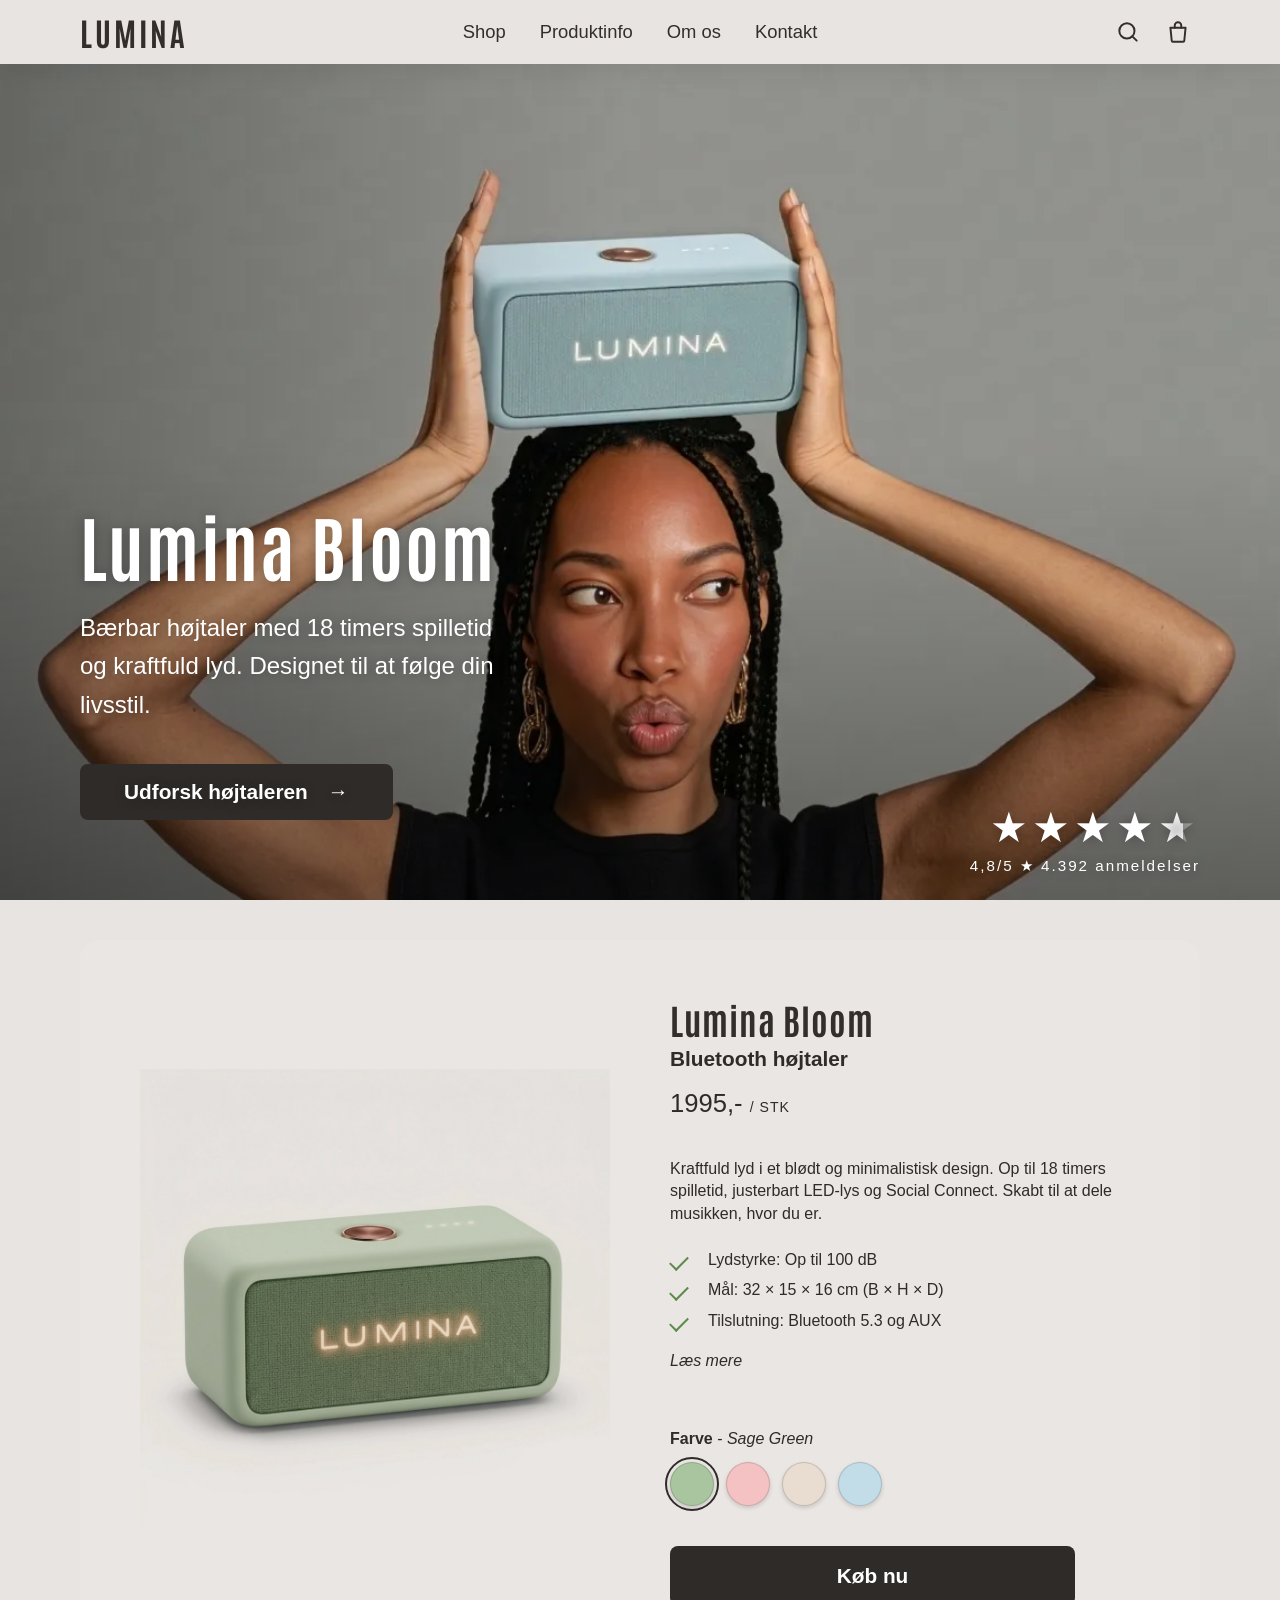
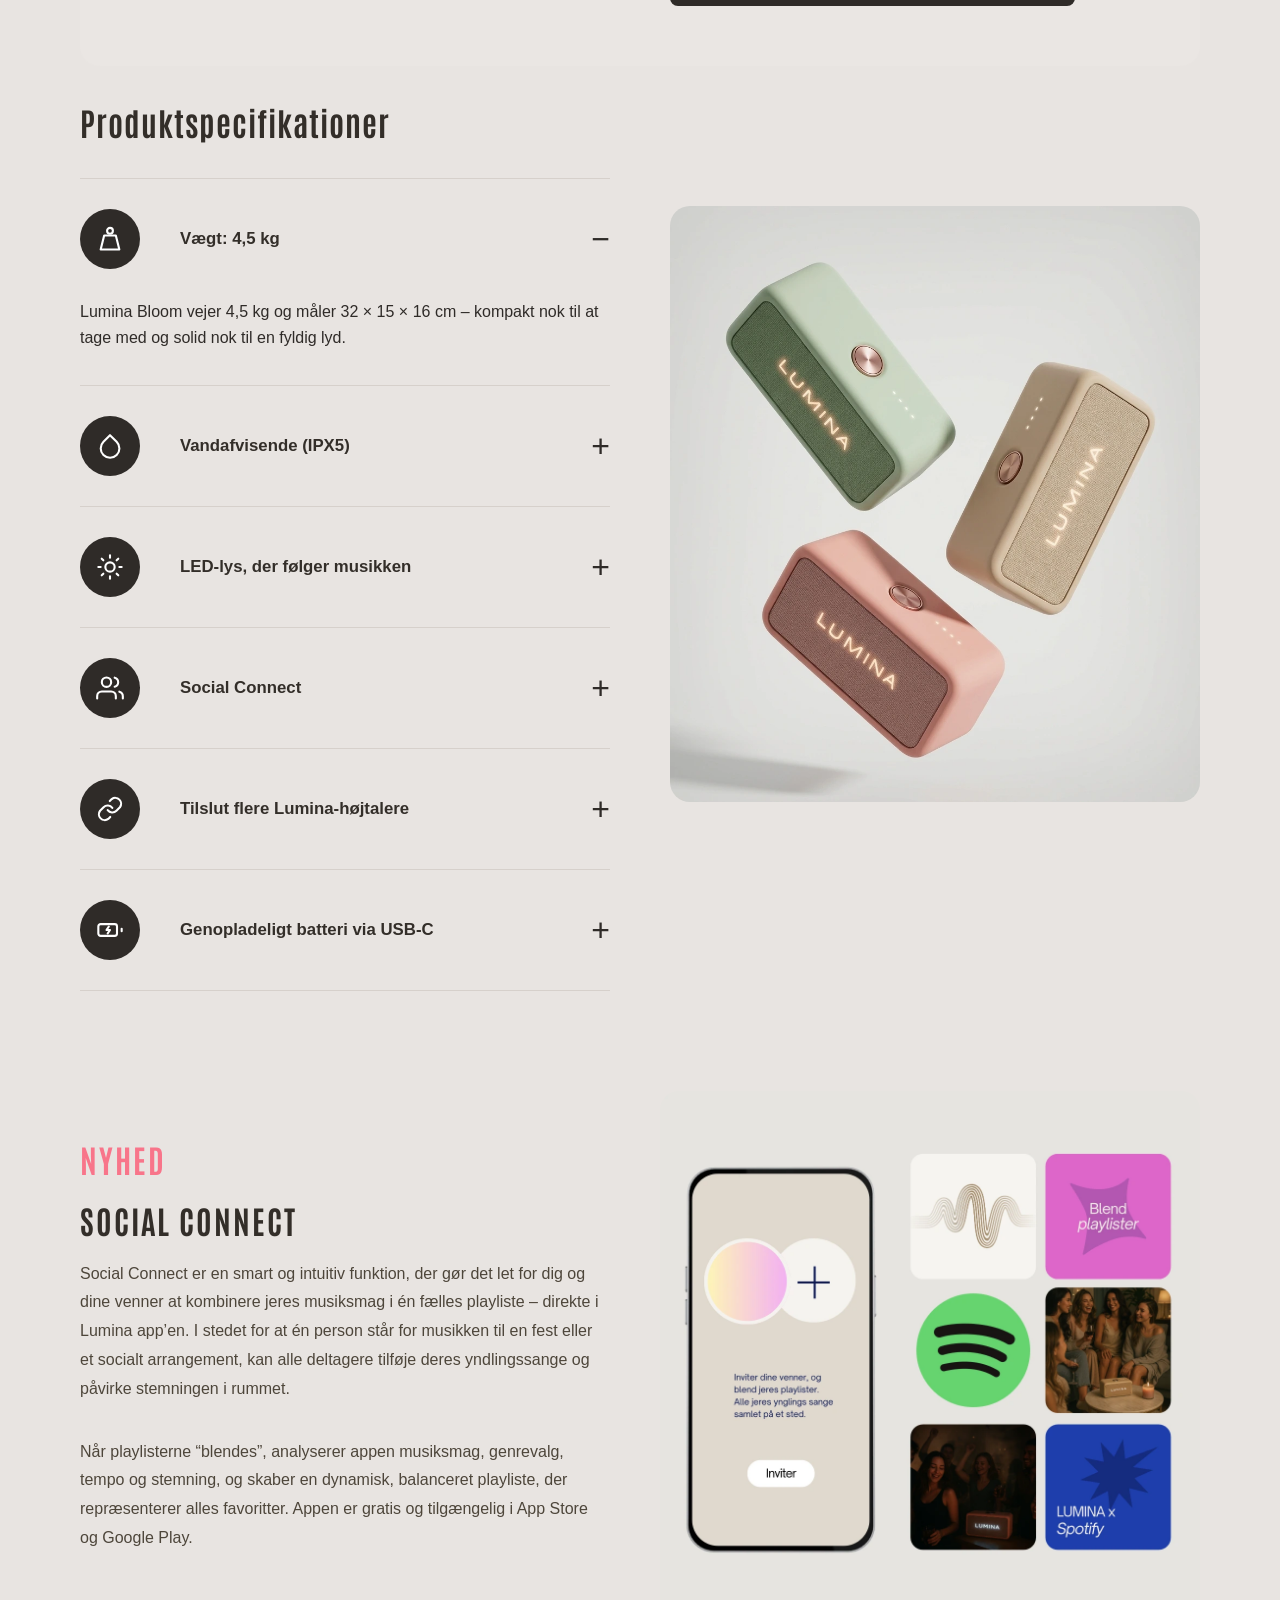
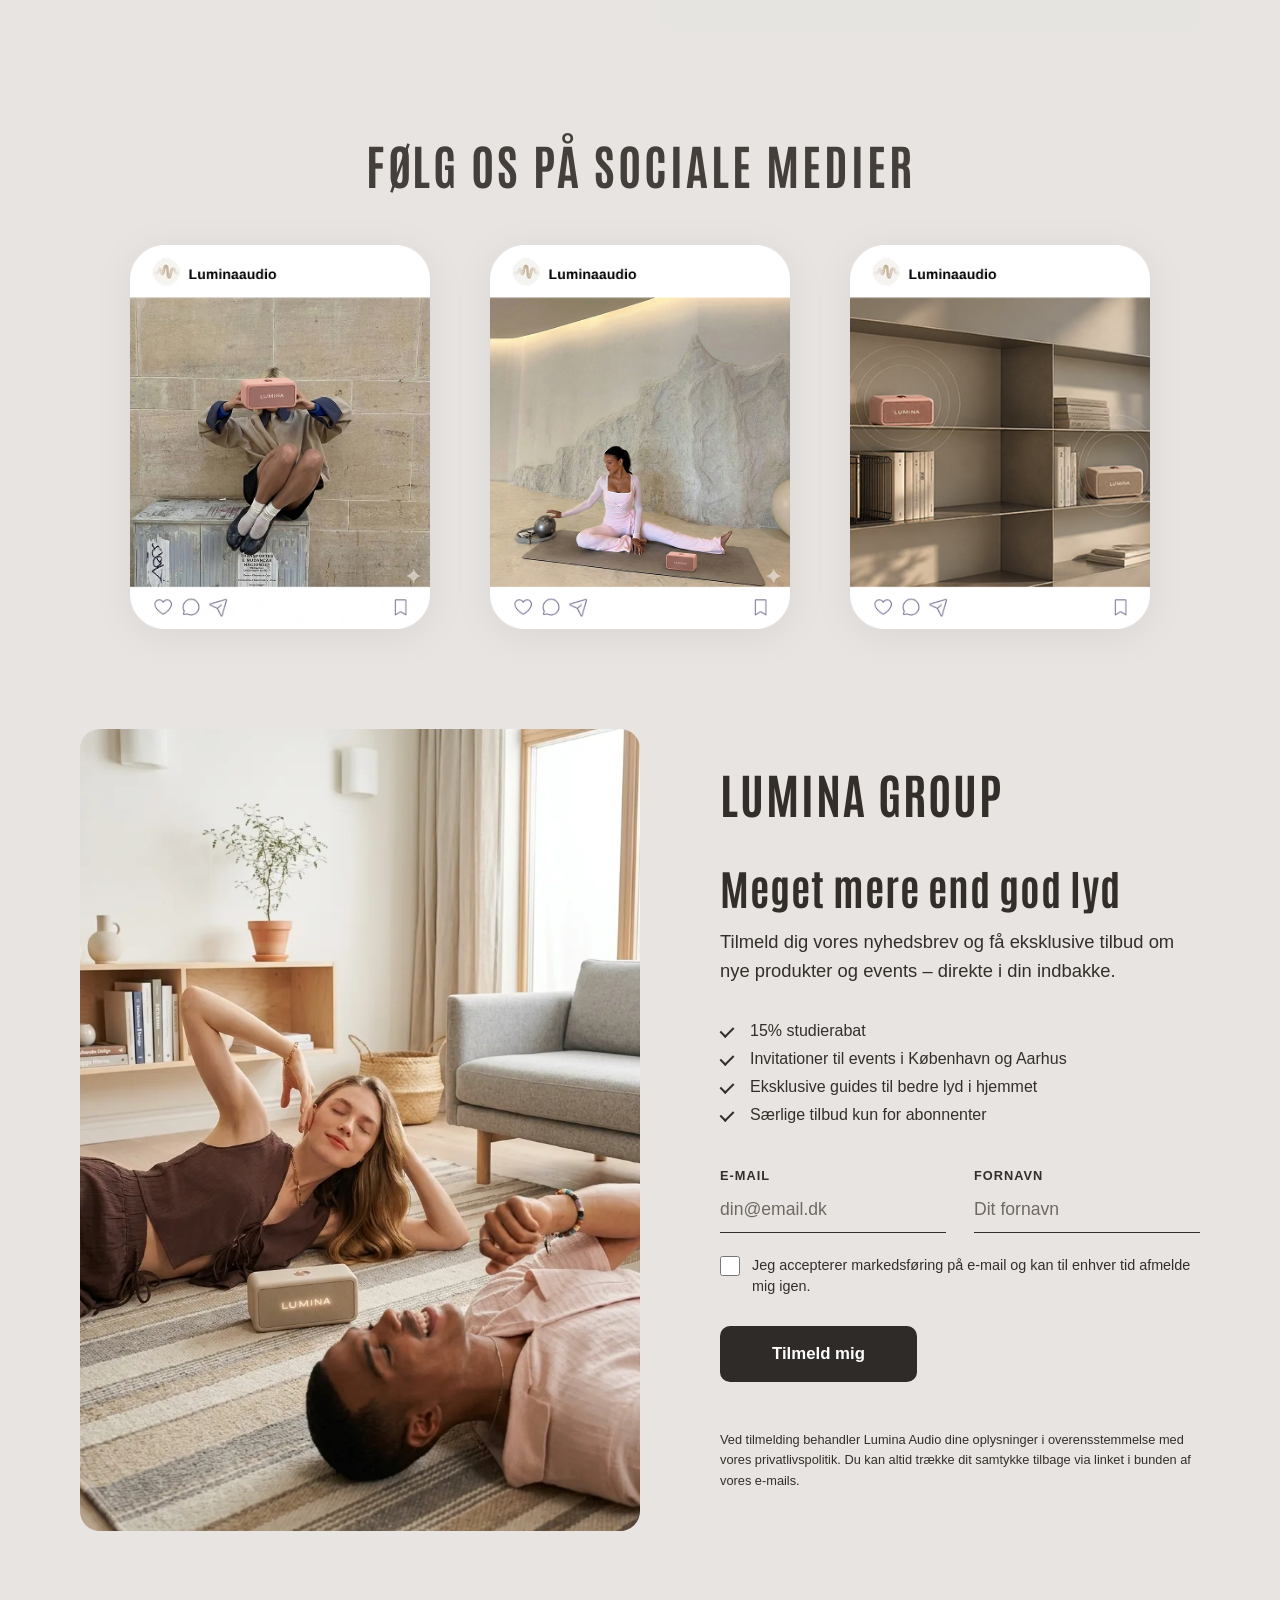
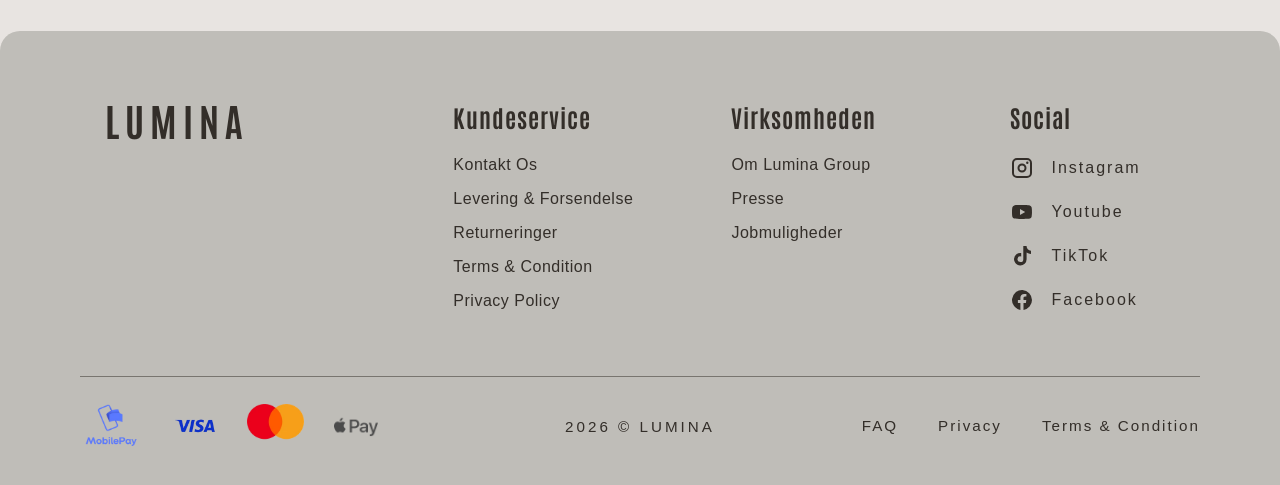
<file: index.html>
<!DOCTYPE html>
<html lang="da">
<head>
    <meta charset="UTF-8">

    <meta name="viewport"  content="width=device-width, initial-scale=1.0">

    <title>Lumina – Bærbar højttaler med lys og lyd i ét</title>

    <meta name="description" 
    content="Mød Lumina: en trådløs højttaler med fyldig lyd og elegant design. Se mere og bestil i dag.">

    <link href="https://fonts.googleapis.com/css2?family=Antonio:wght@400;700&display=swap" rel="stylesheet">
    <link rel="stylesheet" href="styles.css">

    <!-- Strukturerede data: fortæller søgemaskiner, at siden sælger Lumina Bloom til 1995 kr. -->
    <script type="application/ld+json">
    {
        "@context": "https://schema.org",
        "@type": "Product",
        "name": "Lumina Bloom",
        "description": "Bærbar Bluetooth-højtaler med op til 18 timers spilletid, kraftfuld lyd, LED-lys og Social Connect.",
        "image": "images/luminagreen.webp",
        "brand": {
            "@type": "Brand",
            "name": "Lumina"
        },
        "offers": {
            "@type": "Offer",
            "price": "1995.00",
            "priceCurrency": "DKK",
            "availability": "https://schema.org/InStock"
        }
    }
    </script>
</head>
<body>
    <header>
        <nav class="nav-left">
            <a href="#shop">Shop</a>
            <a href="#produktinfo">Produktinfo</a>
            <a href="about.html">Om os</a>
            <a href="#kontakt">Kontakt</a>
        </nav>
        <a href="index.html" class="logo">LUMINA</a>
        <nav class="nav-right">
            <!-- Ikoner i stedet for tekst – aria-label giver dem et navn til skærmlæsere -->
            <button type="button" class="nav-icon search-toggle" aria-label="Søg" aria-expanded="false" aria-controls="search-panel">
                <svg viewBox="0 0 24 24" aria-hidden="true"><circle cx="11" cy="11" r="7"/><path d="M20 20l-4-4"/></svg>
            </button>
            <a href="#" class="nav-icon" aria-label="Kurv">
                <svg viewBox="0 0 24 24" aria-hidden="true"><path d="M5 8h14l-1.2 12.1a1 1 0 0 1-1 .9H7.2a1 1 0 0 1-1-.9z"/><path d="M9 8V6a3 3 0 0 1 6 0v2"/></svg>
            </a>
        </nav>

        <!-- Søgefelt: folder ud under navbaren, når man klikker på luppen -->
        <form class="search-panel" id="search-panel" role="search" hidden>
            <label for="search-input" class="visually-hidden">Søg på siden</label>
            <svg class="search-panel-icon" viewBox="0 0 24 24" aria-hidden="true"><circle cx="11" cy="11" r="7"/><path d="M20 20l-4-4"/></svg>
            <input type="search" id="search-input" name="q" placeholder="Søg efter fx farver, batteri eller produktspecifikationer" autocomplete="off">
            <button type="submit" class="search-submit">Søg</button>
            <button type="button" class="search-close" aria-label="Luk søgning">
                <svg viewBox="0 0 24 24" aria-hidden="true"><path d="M6 6l12 12M18 6L6 18"/></svg>
            </button>
        </form>

        <!-- Burgermenu: vises kun på mobil -->
        <button class="menu-toggle" type="button" aria-expanded="false" aria-controls="mobile-menu" aria-label="Menu">
            <span></span>
            <span></span>
            <span></span>
        </button>

        <nav class="mobile-menu" id="mobile-menu" aria-label="Menu" hidden>
            <a href="#shop">Shop</a>
            <a href="#produktinfo">Produktinfo</a>
            <a href="about.html">Om os</a>
            <a href="#kontakt">Kontakt</a>
            <button type="button" class="mobile-search-link">Søg</button>
            <a href="#">Kurv</a>
        </nav>
    </header>

    <main>
    <section class="hero">
        <img src="images/hero-1600.webp"
             srcset="images/hero-900.webp 900w,
                     images/hero-1600.webp 1600w,
                     images/hero-2752.webp 2752w"
             sizes="100vw"
             width="2752" height="1535"
             fetchpriority="high"
             alt="Kvinde balancerer en lyseblå Lumina Bloom-højtaler på hovedet"
             class="hero-image">

        <!-- Tekst og knap nederst til venstre -->
        <div class="hero-content">
            <h1 class="hero-title">Lumina Bloom</h1>
            <p class="hero-text">
                Bærbar højtaler med 18 timers spilletid og kraftfuld lyd. Designet til at følge din livsstil.
            </p>
            <a href="#shop" class="hero-btn">Udforsk højtaleren <span aria-hidden="true">&rarr;</span></a>
        </div>

        <!-- Social proof nederst til højre -->
        <div class="hero-rating">
            <p class="visually-hidden">Bedømt 4,8 ud af 5 baseret på 4.392 anmeldelser</p>
            <div class="hero-stars" aria-hidden="true">
                <span>★</span><span>★</span><span>★</span><span>★</span><span class="half">★</span>
            </div>
            <p aria-hidden="true">4,8/5 ★ 4.392 anmeldelser</p>
        </div>
    </section>

    <!-- PRODUKT SEKTION -->
    <section class="products-section" id="shop" aria-labelledby="shop-title">
        <h2 id="shop-title" class="visually-hidden">Shop</h2>
        <article class="product-showcase" aria-labelledby="product-title">
            <div class="product-showcase-image">
                <img loading="lazy" src="images/luminagreen.webp" alt="Lumina Bloom højtaler i Sage Green" id="product-image">
            </div>

            <div class="product-showcase-info">
                <h3 class="product-name" id="product-title">Lumina Bloom</h3>
                <p class="product-type">Bluetooth højtaler</p>
                <!-- Prisen: skærmlæsere læser den skjulte tekst, alle andre ser "1995,- / STK" -->
                <p class="product-price">
                    <span class="visually-hidden">Pris: 1995 kroner pr. stk.</span>
                    <span aria-hidden="true"><data value="1995">1995,-</data> <span class="product-price-unit">/ STK</span></span>
                </p>

                <p class="product-text">
                    Kraftfuld lyd i et blødt og minimalistisk design. Op til 18 timers spilletid, justerbart LED-lys og Social Connect. Skabt til at dele musikken, hvor du er.
                </p>

                <ul class="product-checklist">
                    <li>Lydstyrke: Op til 100 dB</li>
                    <li>Mål: 32 × 15 × 16 cm (B × H × D)</li>
                    <li>Tilslutning: Bluetooth 5.3 og AUX</li>
                </ul>

                <a href="#produktinfo" class="product-read-more">Læs mere</a>

                <p class="product-color-label">
                    <strong>Farve</strong> - <em id="product-color-name">Sage Green</em>
                </p>

                <!-- Farvevælger: data-image og data-name bruges af script.js -->
                <div class="color-swatches" role="group" aria-label="Vælg farve">
                    <button class="color-swatch active" style="--swatch: #A9C5A0" data-image="images/luminagreen.webp" data-name="Sage Green" aria-label="Vælg farve: Højtaler i støvet grøn" aria-pressed="true"></button>
                    <button class="color-swatch" style="--swatch: #F4C2C2" data-image="images/hoejtalerrose.webp" data-name="Dusty Rose" aria-label="Vælg farve: Højtaler i lyserød" aria-pressed="false"></button>
                    <button class="color-swatch" style="--swatch: #E8DDD0" data-image="images/luminabeige.webp" data-name="Moonlight White" aria-label="Vælg farve: Højtaler i beige" aria-pressed="false"></button>
                    <button class="color-swatch" style="--swatch: #C3DDE8" data-image="images/blaahoejtaler.webp" data-name="Lavender Mist" aria-label="Vælg farve: Højtaler i lyseblå" aria-pressed="false"></button>
                </div>

                <button class="buy-button">Køb nu</button>
            </div>
        </article>

    </section>

    <!-- PRODUKTINFORMATION SEKTION -->
    <section class="product-info-section" id="produktinfo">
        <div class="product-info-content">
            <h2 class="info-title">Produktspecifikationer</h2>

            <!-- Klik på + for at folde teksten ud -->
            <div class="features-accordion">
                <details class="accordion-item" open>
                    <summary>
                        <span class="accordion-icon" aria-hidden="true">
                            <svg viewBox="0 0 24 24"><circle cx="12" cy="5" r="2.5"/><path d="M7 9h10l3 12H4z"/></svg>
                        </span>
                        <span class="accordion-title">Vægt: 4,5 kg</span>
                    </summary>
                    <p>Lumina Bloom vejer 4,5 kg og måler 32 × 15 × 16 cm – kompakt nok til at tage med og solid nok til en fyldig lyd.</p>
                </details>

                <details class="accordion-item">
                    <summary>
                        <span class="accordion-icon" aria-hidden="true">
                            <svg viewBox="0 0 24 24"><path d="M12 2.7l5.7 5.7a8 8 0 1 1-11.3 0z"/></svg>
                        </span>
                        <span class="accordion-title">Vandafvisende (IPX5)</span>
                    </summary>
                    <p>Lumina Bloom tåler både regn og stænk, så du kan tage den med i haven, på stranden eller på tur.</p>
                </details>

                <details class="accordion-item">
                    <summary>
                        <span class="accordion-icon" aria-hidden="true">
                            <svg viewBox="0 0 24 24"><circle cx="12" cy="12" r="4"/><path d="M12 2v2M12 20v2M4.9 4.9l1.4 1.4M17.7 17.7l1.4 1.4M2 12h2M20 12h2M4.9 19.1l1.4-1.4M17.7 6.3l1.4-1.4"/></svg>
                        </span>
                        <span class="accordion-title">LED-lys, der følger musikken</span>
                    </summary>
                    <p>Bløde former og en stofbeklædt front med subtilt LED-lys, der pulserer i takt med musikken. I Lumina app'en kan du ændre lystemaet, så det passer til stemningen.</p>
                </details>

                <details class="accordion-item">
                    <summary>
                        <span class="accordion-icon" aria-hidden="true">
                            <svg viewBox="0 0 24 24"><path d="M17 21v-2a4 4 0 0 0-4-4H5a4 4 0 0 0-4 4v2"/><circle cx="9" cy="7" r="4"/><path d="M23 21v-2a4 4 0 0 0-3-3.87"/><path d="M16 3.13a4 4 0 0 1 0 7.75"/></svg>
                        </span>
                        <span class="accordion-title">Social Connect</span>
                    </summary>
                    <p>"Blend" din playliste med dine venners direkte i Lumina app'en. App'en analyserer jeres musiksmag og skaber én fælles playliste med alles favoritter.</p>
                </details>

                <details class="accordion-item">
                    <summary>
                        <span class="accordion-icon" aria-hidden="true">
                            <svg viewBox="0 0 24 24"><path d="M10 13a5 5 0 0 0 7.5.5l3-3a5 5 0 0 0-7-7l-1.7 1.7"/><path d="M14 11a5 5 0 0 0-7.5-.5l-3 3a5 5 0 0 0 7 7l1.7-1.7"/></svg>
                        </span>
                        <span class="accordion-title">Tilslut flere Lumina-højtalere</span>
                    </summary>
                    <p>Par din højtaler med op til 3 andre Lumina-højtalere og spil den samme musik i flere rum – eller over et større område.</p>
                </details>

                <details class="accordion-item">
                    <summary>
                        <span class="accordion-icon" aria-hidden="true">
                            <svg viewBox="0 0 24 24"><rect x="2" y="7" width="16" height="10" rx="2"/><line x1="22" y1="11" x2="22" y2="13"/><path d="M11 9l-2 3h3l-2 3"/></svg>
                        </span>
                        <span class="accordion-title">Genopladeligt batteri via USB&#8209;C</span>
                    </summary>
                    <p>Op til 18 timers spilletid på én opladning. Batteriet oplades via USB&#8209;C, og opladeren medfølger.</p>
                </details>
            </div>
        </div>

        <div class="product-info-image">
            <img loading="lazy" src="images/produktspeci.webp" alt="">
        </div>
    </section>

    <section class="split-section">
      <div class="split-text">
        <p class="headline-left">Nyhed</p>
        <h2 class="headline-sub">SOCIAL CONNECT</h2>
        <p>Social Connect er en smart og intuitiv funktion, der gør det let for dig og dine venner at kombinere jeres musiksmag i én fælles playliste – direkte i Lumina app’en. 

I stedet for at én person står for musikken til en fest eller et socialt arrangement, kan alle deltagere tilføje deres yndlingssange og påvirke stemningen i rummet. </p>

<p> Når playlisterne “blendes”, analyserer appen musiksmag, genrevalg, tempo og stemning, og skaber en dynamisk, balanceret playliste, der repræsenterer alles favoritter. 

Appen er gratis og tilgængelig i App Store og Google Play.</p>
      </div>
      <div class="split-image">
        <img loading="lazy" src="images/socialconnect.webp" alt="Lumina-appen med Social Connect og fælles Spotify-playlister">
      </div>
    </section>

   <section class="gallery-section">
    <h2>Følg os på sociale medier</h2>

    <!-- Tre Instagram-opslag -->
    <div class="instagram-cards">
        <a href="https://www.instagram.com" target="_blank" rel="noopener" class="instagram-card">
            <img loading="lazy" src="images/instagram-card-1.webp" alt="Instagram-opslag: person med en lyserød Lumina-højtaler foran ansigtet">
        </a>
        <a href="https://www.instagram.com" target="_blank" rel="noopener" class="instagram-card">
            <img loading="lazy" src="images/instagram-card-2.webp" alt="Instagram-opslag: kvinde laver yoga ved en Lumina-højtaler">
        </a>
        <a href="https://www.instagram.com" target="_blank" rel="noopener" class="instagram-card">
            <img loading="lazy" src="images/instagram-card-3.webp" alt="Instagram-opslag: to Lumina-højtalere på en reol">
        </a>
    </div>
    </section>

    <!-- NYHEDSBREV SEKTION -->
    <section class="newsletter-section" aria-labelledby="newsletter-title">
        <div class="newsletter-image">
            <img loading="lazy" src="images/luminagroup1.webp" alt="">
        </div>

        <div class="newsletter-content">
            <p class="newsletter-eyebrow">Lumina Group</p>
            <h2 id="newsletter-title">Meget mere end god lyd</h2>
            <p class="newsletter-intro">
                Tilmeld dig vores nyhedsbrev og få eksklusive tilbud om nye produkter og events – direkte i din indbakke.
            </p>

            <ul class="newsletter-perks">
                <li>15% studierabat</li>
                <li>Invitationer til events i København og Aarhus</li>
                <li>Eksklusive guides til bedre lyd i hjemmet</li>
                <li>Særlige tilbud kun for abonnenter</li>
            </ul>

            <form class="newsletter-form" id="newsletter-form">
                <div class="newsletter-fields">
                    <div class="newsletter-field">
                        <label for="newsletter-email">E-mail</label>
                        <input type="email" id="newsletter-email" name="email" placeholder="din@email.dk" autocomplete="email" required>
                    </div>
                    <div class="newsletter-field">
                        <label for="newsletter-name">Fornavn</label>
                        <input type="text" id="newsletter-name" name="fornavn" placeholder="Dit fornavn" autocomplete="given-name">
                    </div>
                </div>

                <div class="newsletter-consent">
                    <input type="checkbox" id="newsletter-consent" name="samtykke" required>
                    <label for="newsletter-consent">Jeg accepterer markedsføring på e-mail og kan til enhver tid afmelde mig igen.</label>
                </div>

                <button type="submit" class="newsletter-submit">Tilmeld mig</button>
            </form>

            <p class="newsletter-privacy">
                Ved tilmelding behandler Lumina Audio dine oplysninger i overensstemmelse med vores privatlivspolitik. Du kan altid trække dit samtykke tilbage via linket i bunden af vores e-mails.
            </p>
        </div>
    </section>
    </main>

    <footer id="kontakt">
        <div class="footer-top">
            <!-- Logo -->
            <div class="footer-brand">
                <a href="index.html" class="footer-logo">LUMINA</a>
            </div>

            <nav class="footer-column" aria-labelledby="footer-kundeservice">
                <h2 id="footer-kundeservice">Kundeservice</h2>
                <ul>
                    <li><a href="#">Kontakt Os</a></li>
                    <li><a href="#">Levering &amp; Forsendelse</a></li>
                    <li><a href="#">Returneringer</a></li>
                    <li><a href="#">Terms &amp; Condition</a></li>
                    <li><a href="#">Privacy Policy</a></li>
                </ul>
            </nav>

            <nav class="footer-column" aria-labelledby="footer-virksomheden">
                <h2 id="footer-virksomheden">Virksomheden</h2>
                <ul>
                    <li><a href="about.html">Om Lumina Group</a></li>
                    <li><a href="#">Presse</a></li>
                    <li><a href="#">Jobmuligheder</a></li>
                </ul>
            </nav>

            <nav class="footer-column footer-social" aria-labelledby="footer-social">
                <h2 id="footer-social">Social</h2>
                <ul>
                    <li>
                        <a href="https://www.instagram.com" target="_blank" rel="noopener">
                            <svg viewBox="0 0 24 24" aria-hidden="true"><path d="M7 2h10a5 5 0 0 1 5 5v10a5 5 0 0 1-5 5H7a5 5 0 0 1-5-5V7a5 5 0 0 1 5-5zm0 2a3 3 0 0 0-3 3v10a3 3 0 0 0 3 3h10a3 3 0 0 0 3-3V7a3 3 0 0 0-3-3zm5 3.5a4.5 4.5 0 1 1 0 9 4.5 4.5 0 0 1 0-9zm0 2a2.5 2.5 0 1 0 0 5 2.5 2.5 0 0 0 0-5zM17.3 5.5a1.2 1.2 0 1 1 0 2.4 1.2 1.2 0 0 1 0-2.4z"/></svg>
                            Instagram
                        </a>
                    </li>
                    <li>
                        <a href="https://www.youtube.com" target="_blank" rel="noopener">
                            <svg viewBox="0 0 24 24" aria-hidden="true"><path d="M21.6 7.2a2.5 2.5 0 0 0-1.8-1.8C18.2 5 12 5 12 5s-6.2 0-7.8.4a2.5 2.5 0 0 0-1.8 1.8C2 8.8 2 12 2 12s0 3.2.4 4.8a2.5 2.5 0 0 0 1.8 1.8c1.6.4 7.8.4 7.8.4s6.2 0 7.8-.4a2.5 2.5 0 0 0 1.8-1.8c.4-1.6.4-4.8.4-4.8s0-3.2-.4-4.8zM10 15V9l5.2 3z"/></svg>
                            Youtube
                        </a>
                    </li>
                    <li>
                        <a href="https://www.tiktok.com" target="_blank" rel="noopener">
                            <svg viewBox="0 0 24 24" aria-hidden="true"><path d="M16.6 2h-3.3v13.2a2.9 2.9 0 1 1-2.1-2.8V9a6.3 6.3 0 1 0 5.4 6.2V8.6a8 8 0 0 0 4.4 1.4V6.7a4.4 4.4 0 0 1-4.4-4.7z"/></svg>
                            TikTok
                        </a>
                    </li>
                    <li>
                        <a href="https://www.facebook.com" target="_blank" rel="noopener">
                            <svg viewBox="0 0 24 24" aria-hidden="true"><path d="M22 12a10 10 0 1 0-11.6 9.9v-7H7.9V12h2.5V9.8c0-2.5 1.5-3.9 3.8-3.9 1.1 0 2.2.2 2.2.2v2.5h-1.3c-1.2 0-1.6.8-1.6 1.6V12h2.8l-.4 2.9h-2.4v7A10 10 0 0 0 22 12z"/></svg>
                            Facebook
                        </a>
                    </li>
                </ul>
            </nav>
        </div>

        <div class="footer-bottom">
            <div class="payment-icons">
                <img loading="lazy" src="images/mp.webp" alt="MobilePay">
                <img loading="lazy" src="images/visa.webp" alt="Visa">
                <img loading="lazy" src="images/mastercard.webp" alt="Mastercard">
                <img loading="lazy" src="images/applepay.png" alt="Apple Pay">
            </div>

            <p class="copyright">2026 © LUMINA</p>

            <ul class="footer-legal">
                <li><a href="#">FAQ</a></li>
                <li><a href="#">Privacy</a></li>
                <li><a href="#">Terms &amp; Condition</a></li>
            </ul>
        </div>
    </footer>
  
    <script src="script.js"></script>
    
 </body>
</html>
</file>
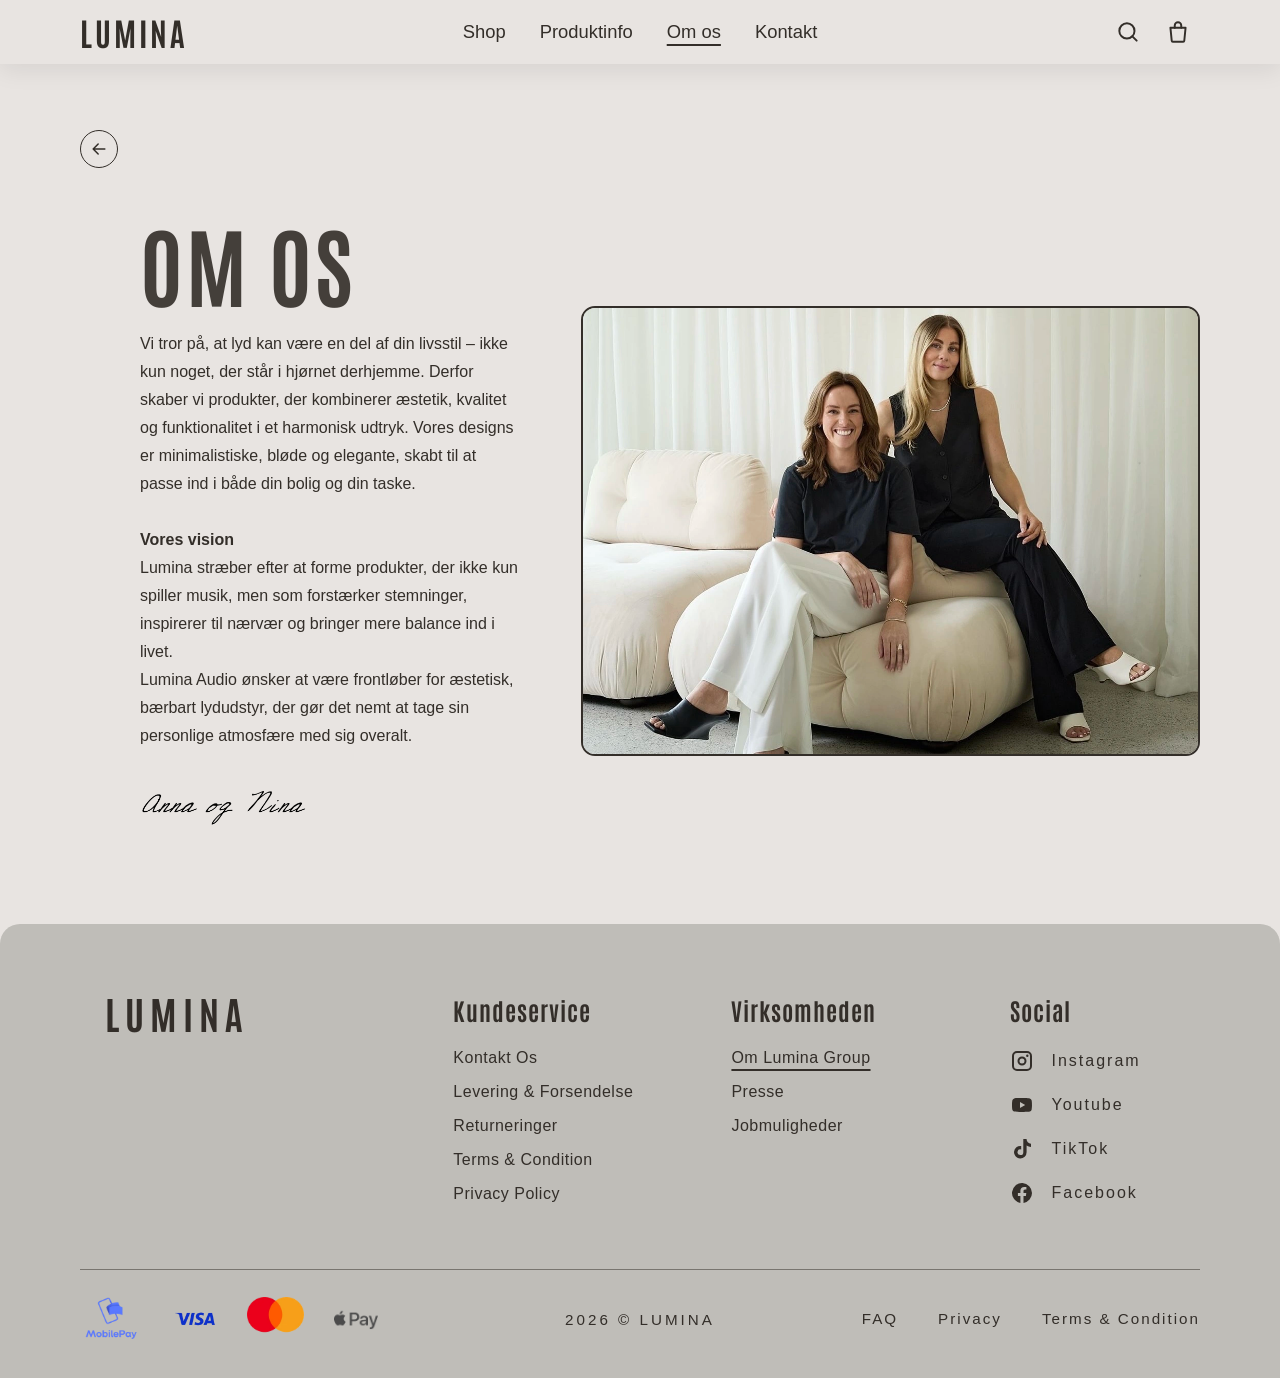
<file: about.html>
<!DOCTYPE html>
<html lang="da">
<head>
    <meta charset="UTF-8" />
    <meta name="viewport" content="width=device-width, initial-scale=1.0" />
    <link href="https://fonts.googleapis.com/css2?family=Antonio:wght@400;700&display=swap" rel="stylesheet">
    <link rel="stylesheet" href="styles.css" />
    <script src="script.js" defer></script>
    <title>Om Os - Lumina</title>
</head>
<body>
    <header>
        <nav class="nav-left">
            <a href="index.html#shop">Shop</a>
            <a href="index.html#produktinfo">Produktinfo</a>
            <a href="about.html" aria-current="page">Om os</a>
            <a href="#kontakt">Kontakt</a>
        </nav>
        <a href="index.html" class="logo">LUMINA</a>
        <nav class="nav-right">
            <!-- Ikoner i stedet for tekst – aria-label giver dem et navn til skærmlæsere -->
            <button type="button" class="nav-icon search-toggle" aria-label="Søg" aria-expanded="false" aria-controls="search-panel">
                <svg viewBox="0 0 24 24" aria-hidden="true"><circle cx="11" cy="11" r="7"/><path d="M20 20l-4-4"/></svg>
            </button>
            <a href="#" class="nav-icon" aria-label="Kurv">
                <svg viewBox="0 0 24 24" aria-hidden="true"><path d="M5 8h14l-1.2 12.1a1 1 0 0 1-1 .9H7.2a1 1 0 0 1-1-.9z"/><path d="M9 8V6a3 3 0 0 1 6 0v2"/></svg>
            </a>
        </nav>

        <!-- Søgefelt: folder ud under navbaren, når man klikker på luppen -->
        <form class="search-panel" id="search-panel" role="search" hidden>
            <label for="search-input" class="visually-hidden">Søg på siden</label>
            <svg class="search-panel-icon" viewBox="0 0 24 24" aria-hidden="true"><circle cx="11" cy="11" r="7"/><path d="M20 20l-4-4"/></svg>
            <input type="search" id="search-input" name="q" placeholder="Søg efter fx farver, batteri eller produktspecifikationer" autocomplete="off">
            <button type="submit" class="search-submit">Søg</button>
            <button type="button" class="search-close" aria-label="Luk søgning">
                <svg viewBox="0 0 24 24" aria-hidden="true"><path d="M6 6l12 12M18 6L6 18"/></svg>
            </button>
        </form>

        <!-- Burgermenu: vises kun på mobil -->
        <button class="menu-toggle" type="button" aria-expanded="false" aria-controls="mobile-menu" aria-label="Menu">
            <span></span>
            <span></span>
            <span></span>
        </button>

        <nav class="mobile-menu" id="mobile-menu" aria-label="Menu" hidden>
            <a href="index.html#shop">Shop</a>
            <a href="index.html#produktinfo">Produktinfo</a>
            <a href="about.html" aria-current="page">Om os</a>
            <a href="#kontakt">Kontakt</a>
            <button type="button" class="mobile-search-link">Søg</button>
            <a href="#">Kurv</a>
        </nav>
    </header>

    <main class="about-container">
        <!-- Rund tilbage-knap øverst til venstre -->
        <a href="index.html" class="back-btn" aria-label="Tilbage til forsiden">
            <svg viewBox="0 0 24 24" aria-hidden="true"><path d="M19 12H5M11 6l-6 6 6 6"/></svg>
        </a>

        <!-- Tekst til venstre, billede til højre -->
        <div class="about-content">
            <div class="text-block">
                <h1 class="title">Om os</h1>

                <p>
                    Vi tror på, at lyd kan være en del af din livsstil – ikke kun noget, der står i hjørnet derhjemme.
                    Derfor skaber vi produkter, der kombinerer æstetik, kvalitet og funktionalitet i et harmonisk udtryk.
                    Vores designs er minimalistiske, bløde og elegante, skabt til at passe ind i både din bolig og din taske.
                </p>

                <h2>Vores vision</h2>
                <p>
                    Lumina stræber efter at forme produkter, der ikke kun spiller musik, men som forstærker stemninger,
                    inspirerer til nærvær og bringer mere balance ind i livet.
                </p>
                <p>
                    Lumina Audio ønsker at være frontløber for æstetisk, bærbart lydudstyr, der gør det nemt at tage sin
                    personlige atmosfære med sig overalt.
                </p>

                <img src="images/signature.webp" alt="Underskrift: Anna og Nina" class="about-signature" width="500" height="150" />
            </div>

            <img src="images/omos.webp" alt="Luminas to stiftere sidder smilende på en hvid sofa" class="about-image" />
        </div>
    </main>

    <footer id="kontakt">
        <div class="footer-top">
            <!-- Logo -->
            <div class="footer-brand">
                <a href="index.html" class="footer-logo">LUMINA</a>
            </div>

            <nav class="footer-column" aria-labelledby="footer-kundeservice">
                <h2 id="footer-kundeservice">Kundeservice</h2>
                <ul>
                    <li><a href="#">Kontakt Os</a></li>
                    <li><a href="#">Levering &amp; Forsendelse</a></li>
                    <li><a href="#">Returneringer</a></li>
                    <li><a href="#">Terms &amp; Condition</a></li>
                    <li><a href="#">Privacy Policy</a></li>
                </ul>
            </nav>

            <nav class="footer-column" aria-labelledby="footer-virksomheden">
                <h2 id="footer-virksomheden">Virksomheden</h2>
                <ul>
                    <li><a href="about.html" aria-current="page">Om Lumina Group</a></li>
                    <li><a href="#">Presse</a></li>
                    <li><a href="#">Jobmuligheder</a></li>
                </ul>
            </nav>

            <nav class="footer-column footer-social" aria-labelledby="footer-social">
                <h2 id="footer-social">Social</h2>
                <ul>
                    <li>
                        <a href="https://www.instagram.com" target="_blank" rel="noopener">
                            <svg viewBox="0 0 24 24" aria-hidden="true"><path d="M7 2h10a5 5 0 0 1 5 5v10a5 5 0 0 1-5 5H7a5 5 0 0 1-5-5V7a5 5 0 0 1 5-5zm0 2a3 3 0 0 0-3 3v10a3 3 0 0 0 3 3h10a3 3 0 0 0 3-3V7a3 3 0 0 0-3-3zm5 3.5a4.5 4.5 0 1 1 0 9 4.5 4.5 0 0 1 0-9zm0 2a2.5 2.5 0 1 0 0 5 2.5 2.5 0 0 0 0-5zM17.3 5.5a1.2 1.2 0 1 1 0 2.4 1.2 1.2 0 0 1 0-2.4z"/></svg>
                            Instagram
                        </a>
                    </li>
                    <li>
                        <a href="https://www.youtube.com" target="_blank" rel="noopener">
                            <svg viewBox="0 0 24 24" aria-hidden="true"><path d="M21.6 7.2a2.5 2.5 0 0 0-1.8-1.8C18.2 5 12 5 12 5s-6.2 0-7.8.4a2.5 2.5 0 0 0-1.8 1.8C2 8.8 2 12 2 12s0 3.2.4 4.8a2.5 2.5 0 0 0 1.8 1.8c1.6.4 7.8.4 7.8.4s6.2 0 7.8-.4a2.5 2.5 0 0 0 1.8-1.8c.4-1.6.4-4.8.4-4.8s0-3.2-.4-4.8zM10 15V9l5.2 3z"/></svg>
                            Youtube
                        </a>
                    </li>
                    <li>
                        <a href="https://www.tiktok.com" target="_blank" rel="noopener">
                            <svg viewBox="0 0 24 24" aria-hidden="true"><path d="M16.6 2h-3.3v13.2a2.9 2.9 0 1 1-2.1-2.8V9a6.3 6.3 0 1 0 5.4 6.2V8.6a8 8 0 0 0 4.4 1.4V6.7a4.4 4.4 0 0 1-4.4-4.7z"/></svg>
                            TikTok
                        </a>
                    </li>
                    <li>
                        <a href="https://www.facebook.com" target="_blank" rel="noopener">
                            <svg viewBox="0 0 24 24" aria-hidden="true"><path d="M22 12a10 10 0 1 0-11.6 9.9v-7H7.9V12h2.5V9.8c0-2.5 1.5-3.9 3.8-3.9 1.1 0 2.2.2 2.2.2v2.5h-1.3c-1.2 0-1.6.8-1.6 1.6V12h2.8l-.4 2.9h-2.4v7A10 10 0 0 0 22 12z"/></svg>
                            Facebook
                        </a>
                    </li>
                </ul>
            </nav>
        </div>

        <div class="footer-bottom">
            <div class="payment-icons">
                <img loading="lazy" src="images/mp.webp" alt="MobilePay">
                <img loading="lazy" src="images/visa.webp" alt="Visa">
                <img loading="lazy" src="images/mastercard.webp" alt="Mastercard">
                <img loading="lazy" src="images/applepay.png" alt="Apple Pay">
            </div>

            <p class="copyright">2026 © LUMINA</p>

            <ul class="footer-legal">
                <li><a href="#">FAQ</a></li>
                <li><a href="#">Privacy</a></li>
                <li><a href="#">Terms &amp; Condition</a></li>
            </ul>
        </div>
    </footer>
</body>
</html>
</file>
<file: styles.css>
@import url('https://fonts.googleapis.com/css2?family=Antonio:wght@400;700&display=swap');

/* --- General Settings --- */
        :root {
            --bg-color: #E8E4E1; /* Baggrundsfarve for hele siden */
            --text-color: #ffffff;
            --btn-bg: #f5f0e6;   /* Light cream for buttons */
            --btn-text: #bcaaa0; /* Darker tone for button text */
            --nav-pill: rgba(255, 255, 255, 0.25);
            --font-heading: 'Antonio', sans-serif;
            --font-body: 'Helvetica Neue', Helvetica, Arial, sans-serif;
            --heading-color: #332E29; /* Farve på alle overskrifter */
            --body-size: 1rem; /* Brødtekst – samme størrelse som linkene i footeren (16px) */
            --section-gap: 100px; /* Samme afstand mellem alle sektioner */
            --card-pad: 60px;     /* Luft inde i produktkortet (trækkes fra, så afstanden ser ens ud) */
            /* Samme margen i siderne på hele siden. På meget brede skærme
               vokser margenen, så indholdet højst bliver 1600px bredt. */
            --page-margin: max(80px, calc((100vw - 1600px) / 2));
        }

        /* Lidt mindre margen på tablet og små laptops */
        @media (max-width: 1200px) {
            :root { --page-margin: 50px; }
        }

        @media (max-width: 768px) {
            :root { --page-margin: 24px; --body-size: 0.95rem; --section-gap: 64px; } /* Mobil */
        }

        /* --- General Reset --- */
        * {
            margin: 0;
            padding: 0;
            box-sizing: border-box;
        }

/* Kun ét scroll-område: selve vinduet. (Før kunne både html og body scrolle,
   hvilket gav et tomt stykke under footeren, når man hoppede til Kontakt.) */
html {
  overflow-x: hidden;
  scroll-behavior: smooth; /* Blød scroll ved anker-links i menuen */
}

html, body {
  margin: 0;
  padding: 0;
}

/* Samme farve bag hele siden, så der ikke kommer en hvid kant under footeren */
html {
  background-color: var(--bg-color);
}

/* Slår "elastik-scroll" fra (Chrome og Safari på Mac), så man ikke kan trække
   siden forbi toppen eller bunden – footeren bliver liggende helt nede ved kanten */
html,
body {
  overscroll-behavior: none;
}

body {
  display: flex;
  flex-direction: column;
  min-height: 100vh;
  padding: 20px 0 0; /* Siderne styres af --page-margin i hver sektion */
  overflow-x: clip; /* Skjuler vandret overløb uden at gøre body til et scroll-område */
}

/* --- Hero (header billede med navigation ovenpå) --- */
.hero {
    position: relative;
    display: flex;
    flex-direction: column;
    width: 100vw;
    height: 100vh; 
    min-height: 520px;
    flex-shrink: 0; /* Undgår at body (flex) klemmer højden */
    margin-top: -20px; 
    margin-left: calc(50% - 50vw); 
    margin-bottom: 0;
    overflow: hidden; /* Skjuler den del af billedet, der er skubbet op over kanten */
}

.hero-image {
    flex: none;
    width: 100%;
    /* Billedet er 100px højere end headeren og skubbet 100px op,
       så højtaleren kommer tættere på navbaren. Bunden beskæres ikke. */
    height: calc(100% + 100px);
    margin-top: -100px;
    object-fit: cover;
    object-position: center bottom;
    display: block;
}

/* --- Header / Navigation --- */
/* Menubjælke i fuld bredde – sticky: følger med, når man scroller */
header {
    position: fixed;
    top: 0;
    left: 0;
    right: 0;
    z-index: 10;
    display: grid; /* Logo til venstre, Shop/Produktinfo/Om os/Kontakt i midten, ikonerne til højre */
    grid-template-columns: 1fr auto 1fr;
    align-items: center;
    column-gap: 24px;
    padding: 10px var(--page-margin); /* Indholdet flugter med resten af siden */
    border-radius: 0;
    background-color: var(--bg-color); /* Samme farve som sidens baggrund (#E8E4E1) */
    box-shadow: 0 6px 24px rgba(0, 0, 0, 0.08);
}

/* Når man hopper til en sektion via menuen, lander overskriften under den faste menubjælke */
section[id],
footer[id] {
    scroll-margin-top: 90px;
}

.logo {
    font-family: var(--font-heading);
    font-size: 2rem; /* 32px */
    font-weight: 700;
    letter-spacing: 3px;
    color: var(--heading-color);
    text-decoration: none;
    line-height: 1;
}

header nav {
    display: flex;
    align-items: center;
    gap: 6px;
}

/* Logoet står først (venstre hjørne) */
header .logo {
    order: -1;
    justify-self: start;
}

/* Søg og Kurv står i højre side */
.nav-right {
    justify-content: flex-end;
}

/* Menupunkterne som almindelig brun tekst – kontrast ca. 11:1 */
.nav-left a,
.nav-right a {
    display: inline-block;
    padding: 8px 14px;
    border-radius: 999px;
    color: var(--heading-color);
    font-size: 1.15rem; /* 18,4px */
    font-weight: 500;
    text-decoration: none;
    white-space: nowrap;
    transition: background-color 0.2s;
}

.nav-left a:hover,
.nav-right a:hover {
    background-color: rgba(51, 46, 41, 0.08); /* Svag brun markering ved hover */
}

/* Den side, man er på, er markeret med en tynd streg under */
nav a[aria-current="page"] {
    text-decoration: underline;
    text-decoration-thickness: 2px;
    text-underline-offset: 6px;
}

/* Søg og Kurv som brune ikoner */
.nav-left a.nav-icon,
.nav-right a.nav-icon,
.nav-right button.nav-icon {
    display: grid;
    place-items: center;
    width: 44px; /* Klikfladen er 44 × 44px, så ikonerne er nemme at ramme */
    height: 44px;
    padding: 0;
    border: none;
    border-radius: 999px;
    background: none;
    color: var(--heading-color);
    cursor: pointer;
    transition: background-color 0.2s;
}

.nav-right button.nav-icon:hover,
.nav-right button.nav-icon[aria-expanded="true"] {
    background-color: rgba(51, 46, 41, 0.08);
}

/* --- Søgefelt, der folder ud under navbaren --- */
.search-panel {
    position: absolute;
    top: 100%;
    left: 0;
    right: 0;
    display: flex;
    align-items: center;
    gap: 14px;
    /* Indholdet højst 720px bredt og centreret – baggrunden går stadig helt ud */
    padding: 14px max(var(--page-margin), calc((100% - 720px) / 2)) 18px;
    background-color: var(--bg-color);
    border-top: 1px solid rgba(51, 46, 41, 0.12);
    box-shadow: 0 12px 24px rgba(0, 0, 0, 0.08);
}

.search-panel[hidden] {
    display: none;
}

.search-panel svg {
    flex-shrink: 0;
    width: 22px;
    height: 22px;
    fill: none;
    stroke: currentColor;
    stroke-width: 1.8;
    stroke-linecap: round;
    stroke-linejoin: round;
}

.search-panel-icon {
    color: var(--heading-color);
}

.search-panel input {
    flex: 1;
    min-width: 0;
    padding: 12px 4px;
    border: none;
    border-bottom: 1.5px solid var(--heading-color);
    background: none;
    font-size: var(--body-size);
    color: var(--heading-color);
    outline: none;
}

.search-panel input::placeholder {
    color: #6f6962; /* Kontrast ca. 4,6:1 mod baggrunden */
}

.search-panel input:focus-visible {
    border-bottom-width: 2.5px;
}

.search-submit {
    flex-shrink: 0;
    padding: 12px 24px;
    border: none;
    border-radius: 10px;
    background-color: #2f2b28;
    color: #fff;
    font-size: var(--body-size);
    font-weight: 600;
    cursor: pointer;
    transition: background-color 0.2s;
}

.search-submit:hover {
    background-color: #1c1a18;
}

.search-close {
    flex-shrink: 0;
    display: grid;
    place-items: center;
    width: 44px;
    height: 44px;
    border: none;
    border-radius: 999px;
    background: none;
    color: var(--heading-color);
    cursor: pointer;
}

.search-close:hover {
    background-color: rgba(51, 46, 41, 0.08);
}

/* Markering af det søgte ord på siden */
mark.search-hit {
    background-color: #f4d58d;
    color: inherit;
    border-radius: 3px;
}

.nav-icon svg {
    width: 26px;
    height: 26px;
    fill: none;
    stroke: currentColor;
    stroke-width: 1.8;
    stroke-linecap: round;
    stroke-linejoin: round;
}

/* --- Burgermenu (kun mobil – skjult på større skærme) --- */
.menu-toggle,
.mobile-menu {
    display: none;
}

.menu-toggle {
    position: relative;
    z-index: 2; /* Ligger over den åbne menu, så den kan lukkes igen */
    flex-direction: column;
    justify-content: center;
    gap: 6px;
    width: 44px;
    height: 44px;
    padding: 10px;
    border: none;
    background: none;
    cursor: pointer;
}

.menu-toggle span {
    display: block;
    width: 100%;
    height: 2px;
    border-radius: 2px;
    background-color: var(--heading-color); /* Brune streger på den lyse bjælke */
    transition: transform 0.3s ease, opacity 0.2s ease, background-color 0.3s ease;
}

/* Når menuen er åben, bliver de tre streger til et mørkt kryds */
.menu-toggle[aria-expanded="true"] span {
    background-color: var(--heading-color);
}

.menu-toggle[aria-expanded="true"] span:nth-child(1) {
    transform: translateY(8px) rotate(45deg);
}

.menu-toggle[aria-expanded="true"] span:nth-child(2) {
    opacity: 0;
}

.menu-toggle[aria-expanded="true"] span:nth-child(3) {
    transform: translateY(-8px) rotate(-45deg);
}

/* Menuen dækker hele skærmen */
.mobile-menu {
    position: fixed;
    inset: 0;
    z-index: 1;
    flex-direction: column;
    justify-content: center;
    align-items: flex-start; /* Links venstrestillet (nav centrerer ellers) */
    gap: 24px;
    padding: 100px var(--page-margin) 40px;
    background-color: #E8E4E1;
    overflow-y: auto;
}

.mobile-menu a,
.mobile-menu button {
    font-family: var(--font-heading);
    font-size: 2.4rem;
    font-weight: 700;
    letter-spacing: 1px;
    color: var(--heading-color);
    text-decoration: none;
}

/* "Søg" i burgermenuen er en knap, men skal ligne de andre links */
.mobile-menu button {
    padding: 0;
    border: none;
    background: none;
    line-height: normal;
    cursor: pointer;
}

/* Siden bag menuen kan ikke scrolles, mens menuen er åben */
html:has(body.menu-open) {
    overflow: hidden;
}

/* Logoet ligger over menuen og bliver mørkt, så det kan ses på den lyse baggrund */
body.menu-open .logo {
    position: relative;
    z-index: 2;
    color: var(--heading-color);
}

/* --- Hero tekst og knap (nederst til venstre) --- */
/* Mørk toning bag teksten i headerbilledet: kraftigst nederst til venstre (overskrift, tekst, knap)
   og nederst (stjernerne), så den hvide tekst får nok kontrast mod det grå billede */
.hero::after {
    content: "";
    position: absolute;
    inset: 0;
    background:
        linear-gradient(to top, rgba(0, 0, 0, 0.35) 0%, rgba(0, 0, 0, 0.12) 30%, rgba(0, 0, 0, 0) 50%),
        linear-gradient(to right, rgba(0, 0, 0, 0.3) 0%, rgba(0, 0, 0, 0.08) 35%, rgba(0, 0, 0, 0) 50%);
    pointer-events: none;
}

.hero-content,
.hero-rating {
    z-index: 1; /* Teksten ligger over toningen */
    text-shadow: 0 1px 12px rgba(0, 0, 0, 0.25);
}

.hero-content {
    position: absolute;
    left: var(--page-margin);
    bottom: 80px;
    max-width: 440px;
    color: var(--text-color);
}

/* Stor overskrift over teksten i headerbilledet */
.hero-title {
    font-family: var(--font-heading); /* Antonio */
    font-weight: 700;
    margin-bottom: 28px;
    font-size: 4.5rem;
    line-height: 1;
    letter-spacing: 2px;
    text-align: left;
    text-transform: none;
    color: var(--text-color);
    opacity: 1;
}

.hero-text {
    font-size: 1.5rem; /* 24px – subheading, ikke brødtekst */
    line-height: 1.6;
    margin-bottom: 40px;
}

.hero-btn {
    display: inline-flex;
    align-items: center;
    justify-content: center;
    gap: 20px;
    background-color: #2f2b28;
    color: var(--text-color);
    padding: 16px 44px;
    border-radius: 8px;
    font-size: 1.3rem;
    font-weight: 600;
    text-decoration: none;
    transition: background-color 0.2s;
}

.hero-btn:hover {
    background-color: #1c1a18;
}

/* --- Hero rating (nederst til højre) --- */
.hero-rating {
    position: absolute;
    right: var(--page-margin);
    bottom: 25px;
    text-align: right;
    color: var(--text-color);
}

.hero-stars {
    font-size: 2.6rem;
    line-height: 1;
    letter-spacing: 4px;
}

/* Sidste stjerne halvt udfyldt (4,8/5) */
.hero-stars .half {
    background: linear-gradient(90deg, #fff 60%, rgba(255, 255, 255, 0.35) 60%);
    -webkit-background-clip: text;
    background-clip: text;
    color: transparent;
}

.hero-rating p {
    font-size: 0.95rem;
    letter-spacing: 2px;
    margin-top: 8px;
}

/* Skjult visuelt, men læses af skærmlæsere og søgemaskiner */
.visually-hidden {
    position: absolute;
    width: 1px;
    height: 1px;
    overflow: hidden;
    clip: rect(0 0 0 0);
    white-space: nowrap;
}

        h1 {
            font-family: var(--font-heading); 
            font-size: 6rem;
            text-transform: uppercase;
            letter-spacing: 3px;
            margin-bottom: 40px;
            text-align: center;
            color: var(--heading-color);
            opacity: 0.9;
        }

        /* --- Responsivitet (Tablet / lille laptop) --- */
        /* Menuen bliver mindre, så den ikke støder ind i logoet */
        @media (max-width: 1200px) {
            header nav { gap: 2px; }
            .nav-left a, .nav-right a { font-size: 1.05rem; padding: 8px 10px; }
            .logo { font-size: 1.75rem; }
            header { column-gap: 12px; }
        }

        /* --- Responsivitet (Mobil) --- */
        @media (max-width: 768px) {

            h1 { font-size: 3.5rem; }

            /* Logo til venstre, burgerknap til højre */
            header {
                display: flex;
                justify-content: space-between;
                align-items: center;
                padding: 6px var(--page-margin);
                z-index: 10;
            }
            .logo { font-size: 1.6rem; }
            .nav-left, .nav-right { display: none; }
            .menu-toggle { display: flex; }
            .mobile-menu:not([hidden]) { display: flex; }

            /* Tekst og rating stables i bunden af hero */
            .hero-content { left: var(--page-margin); right: var(--page-margin); bottom: 110px; }
            .hero-title { font-size: 3rem; margin-bottom: 20px; }
            .hero-text { font-size: 1.1rem; margin-bottom: 20px; }
            .hero-btn { font-size: 1.1rem; padding: 14px 32px; gap: 16px; }
            .hero-rating { left: var(--page-margin); right: auto; bottom: 25px; text-align: left; }
            .hero-stars { font-size: 1.6rem; }
            .hero-rating p { font-size: 0.8rem; letter-spacing: 1px; }
        }
  
/* --- Layout Container --- */
.container {
    display: flex;
    justify-content: space-between;
    align-items: flex-start;
    gap: 60px;
    max-width: 1400px;
    margin: 0 auto;
    padding: 40px;
}


.content-left {
    flex: 1 1 0%;
    color: #ffffff;
}

.sub-heading {
    font-family: var(--font-heading);
    font-size: 1.5rem;
    text-transform: uppercase;
    letter-spacing: 1px;
    margin-top: 40px;
    margin-bottom: 15px;
    color: #D88373;
}

.headline-sub {
    font-family: var(--font-heading);
    font-size: 2rem;
    text-transform: uppercase;
    letter-spacing: 2px;
    margin-bottom: 20px;
}

.main-heading {
    font-family: var(--font-heading);
    font-size: 5rem;
    text-transform: uppercase;
    letter-spacing: 2px;
    margin-bottom: 30px;
    color: #fdfcf5;
}

.description {
    font-size: 1rem;
    line-height: 1.8;
    margin-bottom: 25px;
    opacity: 0.95;
}

.cta-button {
    display: inline-block;
    background-color: #f5f0e6;
    color: #a08f7f;
    padding: 12px 30px;
    border: none;
    border-radius: 25px;
    text-decoration: none;
    font-weight: 600;
    text-transform: uppercase;
    cursor: pointer;
    transition: transform 0.3s;
    margin-top: 20px;
}

.cta-button:hover {
    transform: scale(1.05);
}


.content-right {
    flex: 0 0 420px;       
    display: flex;
    justify-content: flex-end; 
    align-items: flex-start;
}

.images-gallery {
    width: 100%;
    max-width: 420px;
    display: flex;
    flex-direction: column;
    gap: 20px;
    align-items: flex-end; 
}


.image-wrapper {
    overflow-x: auto;
    overflow-y: hidden;
    white-space: nowrap;
    padding: 50px 0; 
    background-color: #E8E4E1;
    text-align: right;
    margin-top: 0;
}

.image-wrapper img {
    width: 200px;
    height: auto;
    display: inline-block;
    margin: 0 10px;
}

body {
    background: #E8E4E1;
    font-family: var(--font-body);
}

.large-image-section {
    width: 100%;
    margin-top: 60px;
    display: flex;
    justify-content: center;
    align-items: center; 
}

/* --- Product Cards Section --- */
.products-section {
    padding: calc(var(--section-gap) - var(--card-pad)) var(--page-margin) 0;
    background-color: #E8E4E1;
}

/* Stort produktkort med farvevælger */
.product-showcase {
    display: grid;
    grid-template-columns: 1fr 1fr;
    align-items: center;
    gap: 60px;
    margin: 0 auto;
    padding: var(--card-pad);
    background-color: #eae6e3;
    border-radius: 20px;
    color: #2f2b28;
}

.product-showcase-image {
    display: flex;
    justify-content: center;
}

.product-showcase-image img {
    width: 100%;
    max-width: 480px;
    height: auto;
    mix-blend-mode: multiply; /* Gør hvid billedbaggrund usynlig mod kortets farve */
}

.product-name {
    font-size: 2.2rem;
    font-weight: 700;
    line-height: 1.1;
    letter-spacing: 1px;
}

.product-type {
    font-size: 1.3rem;
    font-weight: 600;
    margin-top: 8px;
}

.product-price {
    font-size: 1.6rem;
    margin-top: 18px;
}

/* "/ STK" står mindre efter prisen */
.product-price-unit {
    font-size: 0.55em;
    letter-spacing: 1px;
}

.product-text {
    font-size: var(--body-size);
    line-height: 1.4;
    margin-top: 40px;
    max-width: 560px;
}

/* Liste med grønne flueben */
.product-checklist {
    list-style: none;
    margin-top: 24px;
}

.product-checklist li {
    position: relative;
    padding-left: 38px;
    margin-bottom: 8px;
    font-size: var(--body-size);
    line-height: 1.4;
}

/* Fluebenet tegnes med to kanter på en roteret boks */
.product-checklist li::before {
    content: "";
    position: absolute;
    left: 4px;
    top: 0.2em;
    width: 8px;
    height: 16px;
    border-right: 2px solid #5b8a4a;
    border-bottom: 2px solid #5b8a4a;
    transform: rotate(45deg);
}

.product-read-more {
    display: inline-block;
    font-size: var(--body-size);
    font-style: italic;
    color: inherit;
    text-decoration: none;
    margin-top: 12px;
}

.product-read-more:hover {
    text-decoration: underline;
}

.product-color-label {
    font-size: var(--body-size);
    margin-top: 60px;
}

.color-swatches {
    display: flex;
    gap: 12px;
    margin-top: 14px;
}

.color-swatch {
    width: 44px;
    height: 44px;
    border-radius: 50%;
    border: 1px solid rgba(0, 0, 0, 0.15);
    background-color: var(--swatch);
    box-shadow: 0 2px 4px rgba(0, 0, 0, 0.15);
    cursor: pointer;
    transition: transform 0.2s;
}

.color-swatch:hover {
    transform: scale(1.08);
}

/* Den valgte farve får en mørk ring */
.color-swatch.active {
    outline: 2px solid #2f2b28;
    outline-offset: 3px;
}

.product-showcase .buy-button {
    width: 100%;
    max-width: 405px;
    margin-top: 40px;
    padding: 18px;
    border: none;
    border-radius: 8px;
    background-color: #2f2b28;
    color: #fff;
    font-size: 1.3rem;
    font-weight: 700;
    cursor: pointer;
    transition: background-color 0.2s;
}

.product-showcase .buy-button:hover {
    background-color: #1c1a18;
}

@media (max-width: 900px) {
    :root { --card-pad: 30px; }

    .product-showcase {
        grid-template-columns: 1fr;
        gap: 30px;
        padding: var(--card-pad) 20px;
    }

    .product-name { font-size: 1.8rem; }
    .product-price { font-size: 1.3rem; }
    .product-text { margin-top: 24px; }
    .product-color-label { margin-top: 30px; }
    .product-showcase .buy-button { max-width: none; }
}

/* --- Productinformation Section --- */
/* To kolonner: tekst til venstre, billede til højre */
.product-info-section {
    display: grid;
    grid-template-columns: 1fr 1fr;
    align-items: center;
    gap: 60px;
    width: 100%;
    margin: 0 auto;
    padding: calc(var(--section-gap) - var(--card-pad)) var(--page-margin) 0;
}

.product-info-content {
    max-width: 620px;
    align-self: start; /* Overskriften starter på linje med toppen af billedet */
}

/* Billedet står fast i en afstand fra toppen, så det ikke hopper når
   punkterne i listen foldes ud. Afstanden får det til at se centreret ud
   ved siden af listen – justér den, hvis listen ændres. */
.product-info-image {
    align-self: start;
    margin-top: 100px;
}

.product-info-image img {
    display: block;
    width: 100%;
    height: auto;
    border-radius: 20px;
}

.info-title {
    font-family: var(--font-heading);
    font-size: 2rem; /* Samme størrelse som Social Connect */
    font-weight: 700;
    color: var(--heading-color);
    line-height: 1;
    letter-spacing: 1px;
    margin-bottom: 40px;
}

/* --- Funktioner (harmonika under overskriften, punkterne under hinanden) --- */
.accordion-item {
    border-top: 1px solid #d6d0cb;
}

.accordion-item:last-child {
    border-bottom: 1px solid #d6d0cb;
}

.accordion-item summary {
    display: flex;
    align-items: center;
    gap: 40px;
    padding: 30px 0;
    cursor: pointer;
    list-style: none; /* Fjerner standard-pilen */
}

.accordion-item summary::-webkit-details-marker {
    display: none;
}

/* + / − i højre side */
.accordion-item summary::after {
    content: "+";
    margin-left: auto;
    padding-left: 20px;
    font-size: 2rem;
    font-weight: 300;
    line-height: 1;
    color: #2f2b28;
}

.accordion-item[open] summary::after {
    content: "−";
}

.accordion-icon {
    flex-shrink: 0;
    display: grid;
    place-items: center;
    width: 60px;
    height: 60px;
    border-radius: 50%;
    background-color: #2f2b28;
    color: #fff;
}

.accordion-icon svg {
    width: 28px;
    height: 28px;
    fill: none;
    stroke: currentColor;
    stroke-width: 1.8;
    stroke-linecap: round;
    stroke-linejoin: round;
}

.accordion-title {
    font-size: 1.05rem;
    font-weight: 700;
    line-height: 1.4;
    color: var(--heading-color);
}

.accordion-item p {
    padding-bottom: 35px;
    max-width: 560px;
    font-size: var(--body-size);
    line-height: 1.6;
    color: #2f2b28;
}

@media (max-width: 900px) {
    /* Mobil: teksten øverst, billedet under */
    .product-info-section {
        grid-template-columns: minmax(0, 1fr); /* Kolonnen må ikke blive bredere end skærmen */
        gap: 30px;
        padding: calc(var(--section-gap) - var(--card-pad)) var(--page-margin) 0;
    }

    .product-info-image {
        margin-top: 0;
    }

    .info-title {
        margin-bottom: 24px;
        font-size: clamp(1.6rem, 8vw, 2rem); /* Skrumper på meget smalle skærme (320px) */
    }

    .accordion-item summary {
        gap: 20px;
        padding: 22px 0;
    }

    .accordion-icon {
        width: 48px;
        height: 48px;
    }

    .accordion-icon svg {
        width: 22px;
        height: 22px;
    }

    .accordion-title {
        font-size: 0.95rem;
    }

    .accordion-item p {
        padding-bottom: 25px;
    }
}

/* --- New Section - Split Layout --- */
.split-section {
  display: flex;
  align-items: center;
  justify-content: space-between;
  gap: 40px;
  margin: 0;
  padding: var(--section-gap) var(--page-margin) 0;
}

.split-text {
  flex: 1;
  color: #3D3529;
}

.split-text .headline-left {
  font-family: var(--font-heading);
  font-size: 2rem; 
  color: var(--heading-color);
  text-transform: uppercase;
  letter-spacing: 2px;
  margin-bottom: 20px;
  font-weight: 700; /* "Nyhed" er en lille etiket over overskriften – ikke selv en overskrift */
  line-height: normal;
  opacity: 0.9;
}

.split-text p {
  font-size: var(--body-size);
  line-height: 1.8; 
  max-width: 520px;
  opacity: 0.9;
  margin-bottom: 34px;
}

.split-image {
  flex: 1;
  display: flex;
  justify-content: center;
}

.split-image img {
  width: 100%;
  max-width: 620px;
  height: auto;
  border-radius: 20px;
}

@media (max-width: 900px) {
  .split-section {
    flex-direction: column;
    align-items: stretch;
    padding: var(--section-gap) var(--page-margin) 0;
    margin: 0;
  }
  .split-text p {
    margin: 0 0 24px;
  }
}


/* --- Container for content --- */
        .content-wrapper {
            max-width: 1200px; /* Ensures images do not become too wide on large screens */
            width: 100%;
            text-align: center;
        }

        /* --- Heading Styling --- */
        h2.section-title {
            font-size: 3rem; /* Large text */
            text-transform: uppercase;
            font-weight: bold;
            color: #A69685; 
            margin-bottom: 30px;
            margin-top: 0;
            letter-spacing: 2px;
            font-family: var(--font-heading); 
        }


        /* Mobile adjustment */
        @media (max-width: 768px) {
            h2.section-title {
                font-size: 2rem; /* Smaller text on mobile */
            }
        }

.gallery-section {
    margin: 0;
    padding: var(--section-gap) var(--page-margin) 0;
}

.gallery-section h2 {
    text-align: center;
    font-size: 48px;
    margin-bottom: 50px;
    color: var(--heading-color);
    text-transform: uppercase;
    letter-spacing: 3px;
    opacity: 0.9;
}

/* Tre Instagram-kort side om side */
.instagram-cards {
    display: flex;
    justify-content: center;
    gap: 60px;
}

.instagram-card {
    flex: 0 1 300px; /* Højst 300px bredt */
    display: block;
    border-radius: 30px;
    transition: transform 0.3s ease;
}

.instagram-card:hover {
    transform: translateY(-5px);
}

.instagram-card img {
    display: block;
    width: 100%;
    height: auto;
    filter: drop-shadow(0 6px 18px rgba(0, 0, 0, 0.06));
}

/* Mobil: kortene stables under hinanden */
@media (max-width: 768px) {
    .gallery-section h2 {
        font-size: 2rem;
        margin-bottom: 30px;
    }

    .instagram-cards {
        flex-direction: column;
        align-items: center;
        gap: 30px;
    }

    .instagram-card {
        flex: none;
        width: 100%;
        max-width: 300px;
    }
}

/* --- Nyhedsbrev: billede til venstre, tilmelding til højre --- */
.newsletter-section {
    display: grid;
    grid-template-columns: 1fr 1fr;
    align-items: stretch;
    padding: var(--section-gap) var(--page-margin); /* Samme afstand over og ned til footeren */

}

.newsletter-image img {
    display: block;
    width: 100%;
    height: 100%;
    min-height: 600px;
    object-fit: cover;
    border-radius: 20px;
}

.newsletter-content {
    align-self: center;
    max-width: 640px;
    padding: 40px 0 40px 80px;
    color: var(--heading-color);
}

.newsletter-eyebrow {
    font-family: var(--font-heading);
    font-size: 3rem;
    font-weight: 700;
    letter-spacing: 2px;
    text-transform: uppercase;
    line-height: 1;
    margin-bottom: 48px;
}

.newsletter-content h2 {
    font-size: 2.6rem;
    line-height: 1.1;
    letter-spacing: 1px;
    margin-bottom: 16px;
}

.newsletter-intro {
    font-size: 1.15rem;
    line-height: 1.6;
    margin-bottom: 36px;
}

/* Liste med flueben */
.newsletter-perks {
    list-style: none;
    display: flex;
    flex-direction: column;
    gap: 10px;
    margin-bottom: 44px;
}

.newsletter-perks li {
    position: relative;
    padding-left: 30px;
    font-size: var(--body-size);
}

.newsletter-perks li::before {
    content: "";
    position: absolute;
    left: 3px;
    top: 0.15em;
    width: 6px;
    height: 11px;
    border-right: 2px solid currentColor;
    border-bottom: 2px solid currentColor;
    transform: rotate(45deg);
}

/* Formular */
.newsletter-fields {
    display: grid;
    grid-template-columns: 1fr 1fr;
    gap: 28px;
    margin-bottom: 22px;
}

.newsletter-field label {
    display: block;
    font-size: 0.8rem;
    font-weight: 700;
    letter-spacing: 1px;
    text-transform: uppercase;
    margin-bottom: 10px;
}

.newsletter-field input {
    width: 100%;
    padding: 6px 0 12px;
    border: none;
    border-bottom: 1.5px solid var(--heading-color);
    background: none;
    font-size: 1.1rem;
    color: var(--heading-color);
    outline: none;
}

.newsletter-field input::placeholder {
    color: #6f6962; /* Kontrast ca. 4,6:1 mod baggrunden */
}

.newsletter-field input:focus-visible {
    border-bottom-width: 2.5px;
}

.newsletter-consent {
    display: flex;
    align-items: flex-start;
    gap: 12px;
    margin-bottom: 28px;
    font-size: 0.9rem;
    line-height: 1.5;
}

.newsletter-consent input {
    flex-shrink: 0;
    width: 20px;
    height: 20px;
    margin-top: 1px;
    accent-color: var(--heading-color);
    cursor: pointer;
}

.newsletter-consent label {
    cursor: pointer;
}

.newsletter-submit {
    padding: 18px 52px;
    border: none;
    border-radius: 10px;
    background-color: #2f2b28;
    color: #fff;
    font-size: 1.05rem;
    font-weight: 600;
    cursor: pointer;
    transition: background-color 0.2s;
}

.newsletter-submit:hover {
    background-color: #1c1a18;
}

.newsletter-privacy {
    margin-top: 48px;
    font-size: 0.8rem;
    line-height: 1.6;
}

/* Tablet og mobil: billedet over teksten */
@media (max-width: 900px) {
    .newsletter-section {
        grid-template-columns: 1fr;
    }

    .newsletter-image img {
        min-height: 0;
        height: 360px;
        border-radius: 20px;
    }

    .newsletter-content {
        max-width: none;
        padding: 36px 0 0;
    }

    .newsletter-eyebrow {
        font-size: 2.2rem;
        margin-bottom: 28px;
    }

    .newsletter-content h2 {
        font-size: 2rem;
    }

    .newsletter-intro {
        font-size: var(--body-size);
    }

    .newsletter-fields {
        grid-template-columns: 1fr;
        gap: 22px;
    }

    .newsletter-submit {
        width: 100%;
    }
}

/* --- Footer --- */
footer {
    width: 100%;
    padding: 70px var(--page-margin) 30px;
    background-color: #bfbdb8;
    border-radius: 20px 20px 0 0;
    color: var(--heading-color);
}

.footer-top {
    display: grid;
    grid-template-columns: 1.4fr 1fr 1fr 0.8fr;
    gap: 40px;
    padding-bottom: 60px;
}

.footer-logo {
    display: inline-block;
    font-family: var(--font-heading);
    font-size: 2.4rem;
    font-weight: 700;
    letter-spacing: 6px;
    line-height: 1;
    color: var(--heading-color);
    text-decoration: none;
    margin-left: 25px;
}

/* Link-kolonner */
.footer-column h2 {
    font-size: 1.5rem;
    letter-spacing: 1px;
    margin-bottom: 24px;
}

.footer-column ul {
    list-style: none;
    display: flex;
    flex-direction: column;
    gap: 16px;
}

.footer-column a {
    font-size: var(--body-size);
    letter-spacing: 0.5px;
    color: var(--heading-color);
    text-decoration: none;
}

.footer-column a:hover {
    text-decoration: underline;
}

/* Sociale medier med ikon */
.footer-social a {
    display: inline-flex;
    align-items: center;
    gap: 18px;
    letter-spacing: 2px;
}

.footer-social svg {
    flex-shrink: 0;
    width: 24px;
    height: 24px;
    fill: currentColor;
}

/* Bundlinje */
.footer-bottom {
    display: grid;
    grid-template-columns: 1fr auto 1fr;
    align-items: center;
    gap: 30px;
    padding-top: 20px;
    border-top: 1px solid rgba(51, 46, 41, 0.5);
}

.payment-icons {
    display: flex;
    align-items: center;
    gap: 30px;
}

.payment-icons img {
    height: 44px;
    width: auto;
}

/* MobilePay-logoet har meget luft omkring sig og skal være større */
.payment-icons img[src*="mp.webp"] {
    height: 58px;
}

.copyright {
    font-size: 0.95rem;
    letter-spacing: 3px;
}

.footer-legal {
    display: flex;
    justify-content: flex-end;
    gap: 40px;
    list-style: none;
}

.footer-legal a {
    font-size: 0.95rem;
    letter-spacing: 2px;
    color: var(--heading-color);
    text-decoration: none;
}

.footer-legal a:hover {
    text-decoration: underline;
}

@media (max-width: 1100px) {
    .footer-top {
        grid-template-columns: 1fr 1fr;
        gap: 50px 40px;
    }

    .footer-bottom {
        grid-template-columns: 1fr;
        justify-items: center;
        text-align: center;
        gap: 20px;
    }

    .payment-icons {
        flex-wrap: wrap;
        justify-content: center;
    }
}

@media (max-width: 600px) {
    footer {
        padding-top: 50px;
    }

    .footer-top {
        grid-template-columns: 1fr;
        gap: 40px;
        padding-bottom: 40px;
    }

    .footer-logo {
        margin-left: 0;
        font-size: 2.4rem;
    }

    .footer-column h2 {
        font-size: 1.3rem;
        margin-bottom: 20px;
    }

    .footer-column ul {
        gap: 16px;
    }


    .payment-icons {
        gap: 18px;
    }

    .payment-icons img {
        height: 26px;
    }

    .payment-icons img[src*="mp.webp"] {
        height: 36px;
    }

    .footer-legal {
        gap: 24px;
    }
}

.headline-left {
  display: block;
  text-align: left;     
  margin: 0 0 20px 0;   
  transform: none;      
}

.content-left .headline-left {
  max-width: 100%;
  margin-left: 0;
}

.split-text .headline-left,
.headline-left {
  color: rgb(250, 105, 129); /* Pink "Nyhed" */
}

* {
    margin: 0;
    padding: 0;
    box-sizing: border-box;
    font-family: var(--font-body);
}

/* Alle overskrifter bruger fonten Antonio */
h1, h2, h3, h4, h5, h6 {
    font-family: var(--font-heading);
    color: var(--heading-color);
    overflow-wrap: break-word; /* Lange ord knækker i stedet for at stikke ud af skærmen */
}

body {
    background-color: #E8E4E1;
    color: #f4efea;
}

/* --- Om os-siden --- */
.about-container {
    width: 100%;
    min-height: 100vh;
    padding: 110px var(--page-margin) 80px; 
}

/* Rund tilbage-knap med pil */
.back-btn {
    display: grid;
    place-items: center;
    width: 38px;
    height: 38px;
    border: 1.5px solid var(--heading-color);
    border-radius: 50%;
    color: var(--heading-color);
    transition: background-color 0.2s, color 0.2s;
}

.back-btn:hover {
    background-color: var(--heading-color);
    color: #E8E4E1;
}

.back-btn svg {
    width: 20px;
    height: 20px;
    fill: none;
    stroke: currentColor;
    stroke-width: 1.8;
    stroke-linecap: round;
    stroke-linejoin: round;
}

.about-content {
    display: grid;
    grid-template-columns: minmax(0, 0.8fr) minmax(0, 1.3fr);
    align-items: center;
    gap: 60px;
    max-width: 1300px;
    margin: 50px auto 0;
    padding-left: 60px;
}

.title {
    font-size: 5.5rem;
    line-height: 1;
    letter-spacing: 3px;
    margin-bottom: 24px;
    text-align: left;
    color: var(--heading-color);
}

.text-block {
    max-width: 400px;
    font-size: var(--body-size);
    line-height: 1.75;
    color: var(--heading-color);
}

/* Stifternes underskrift under teksten */
.about-signature {
    display: block;
    width: 260px;
    height: auto;
    margin-top: 16px;
    margin-left: -40px; /* Billedet har luft i venstre side – så skriften flugter med teksten */
}

/* "Vores vision" står som fed brødtekst */
.text-block h2 {
    margin-top: 1.75em;
    font-family: var(--font-body);
    font-size: var(--body-size);
    font-weight: 700;
    line-height: 1.75;
}

.about-image {
    display: block;
    width: 100%;
    height: auto;
    border: 2px solid var(--heading-color);
    border-radius: 14px;
}

/* Mobil: billedet under teksten */
@media (max-width: 900px) {
    .about-content {
        grid-template-columns: 1fr;
        gap: 40px;
        margin-top: 30px;
        padding-left: 0;
    }

    .title {
        font-size: 3.5rem;
    }

    .text-block {
        max-width: none;
    }
}

/* Toast / pop-up ved køb */
.cart-toast {
  position: fixed;
  left: 50%;
  bottom: 32px;
  transform: translateX(-50%) translateY(12px);
  background: rgba(112, 111, 109, 0.95);
  color: #fff;
  padding: 12px 20px;
  border-radius: 12px;
  box-shadow: 0 10px 30px rgba(172, 153, 132, 0.25);
  opacity: 0;
  transition: opacity 260ms ease, transform 260ms ease;
  z-index: 9999;
  font-weight: 600;
  pointer-events: none;
}

.cart-toast.visible {
  opacity: 1;
  transform: translateX(-50%) translateY(0);
}

@media (max-width: 480px) {
  .cart-toast { bottom: 18px; padding: 10px 14px; font-size: 14px; }
}

main {
  flex: 1 0 auto;
}
</file>
